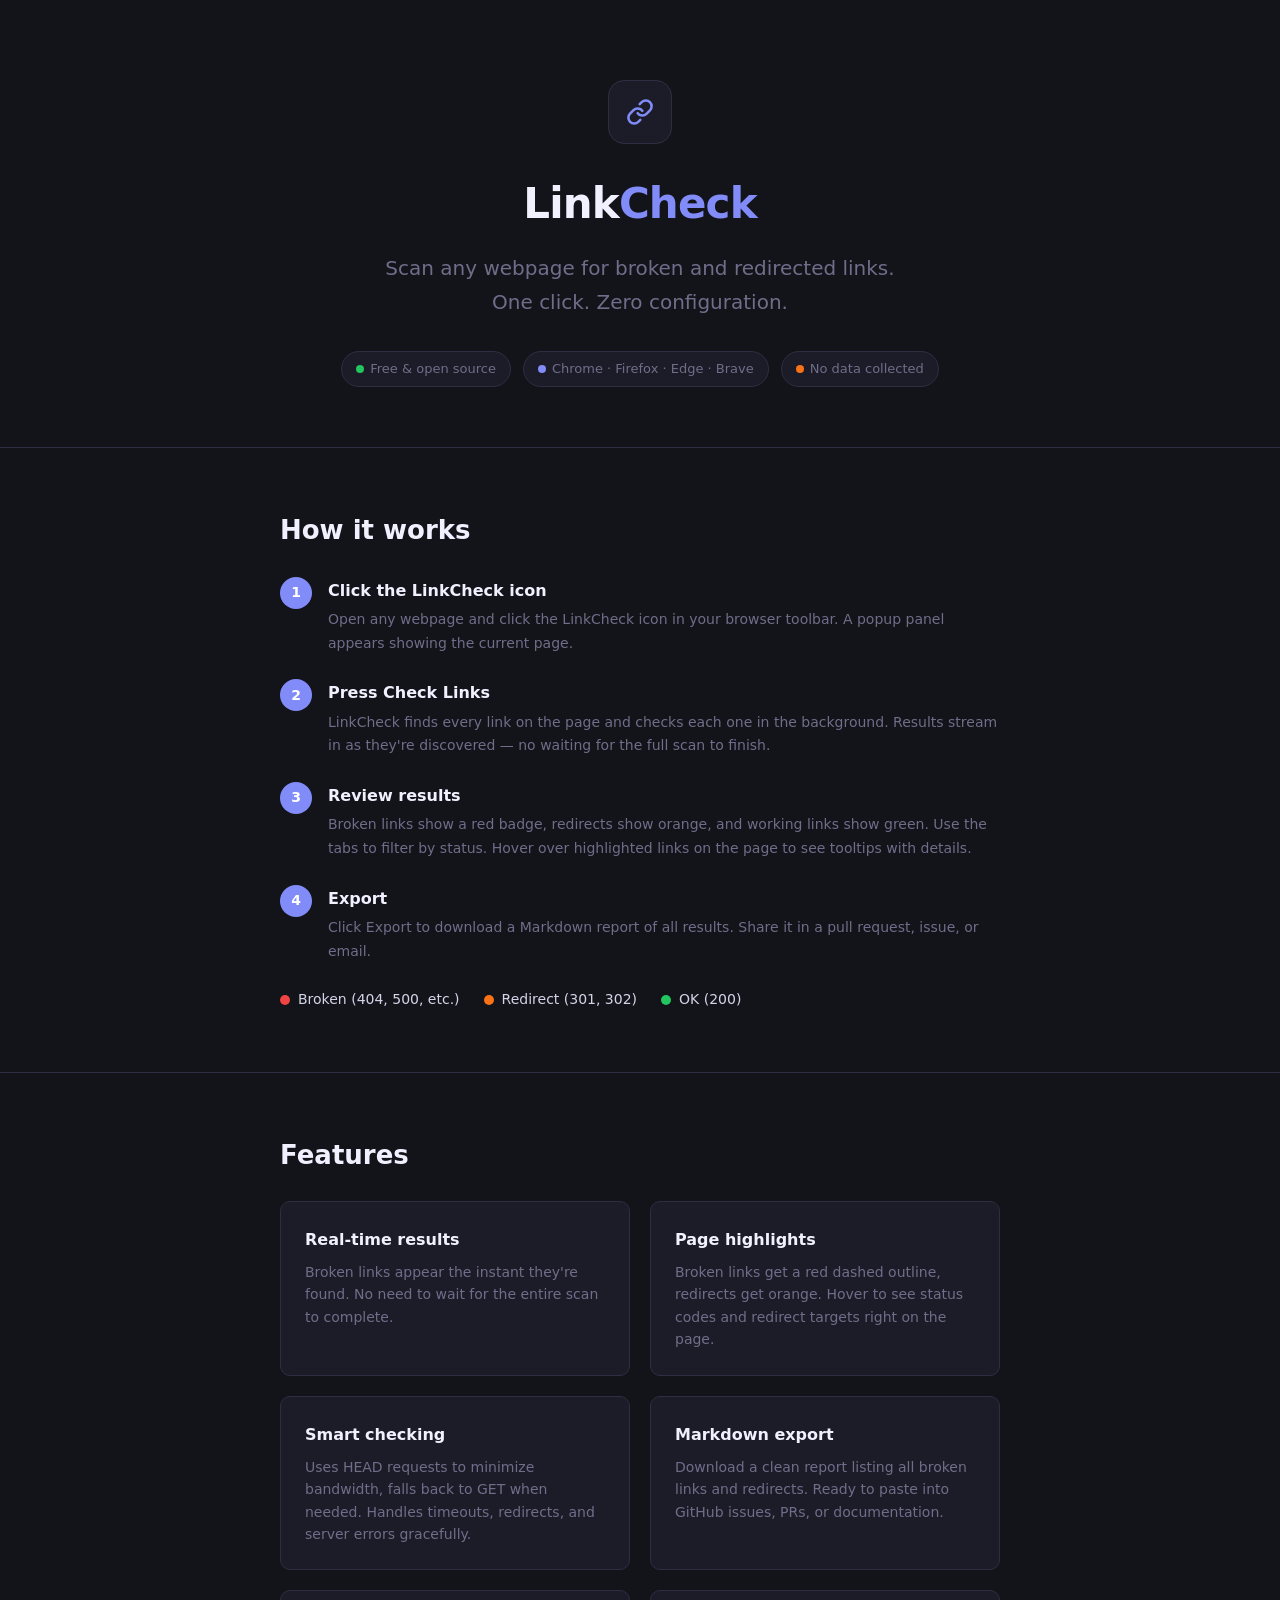
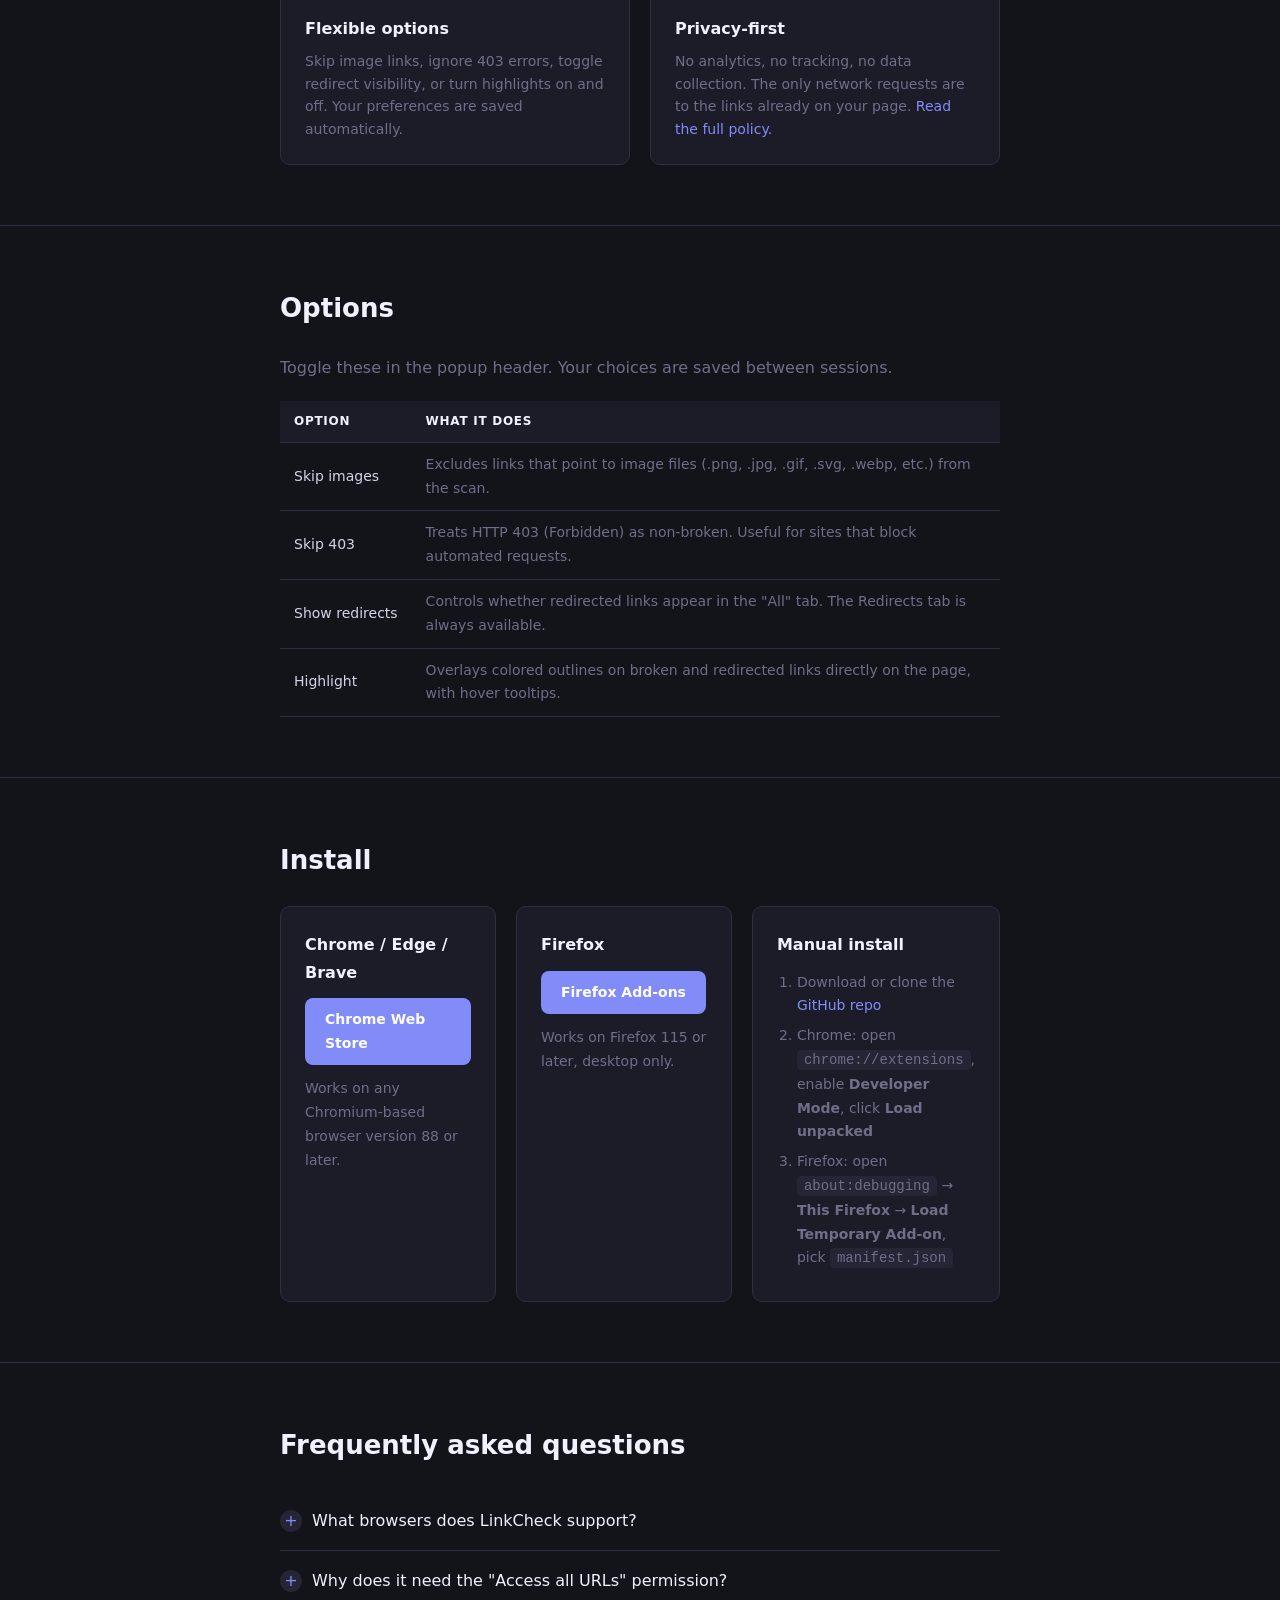
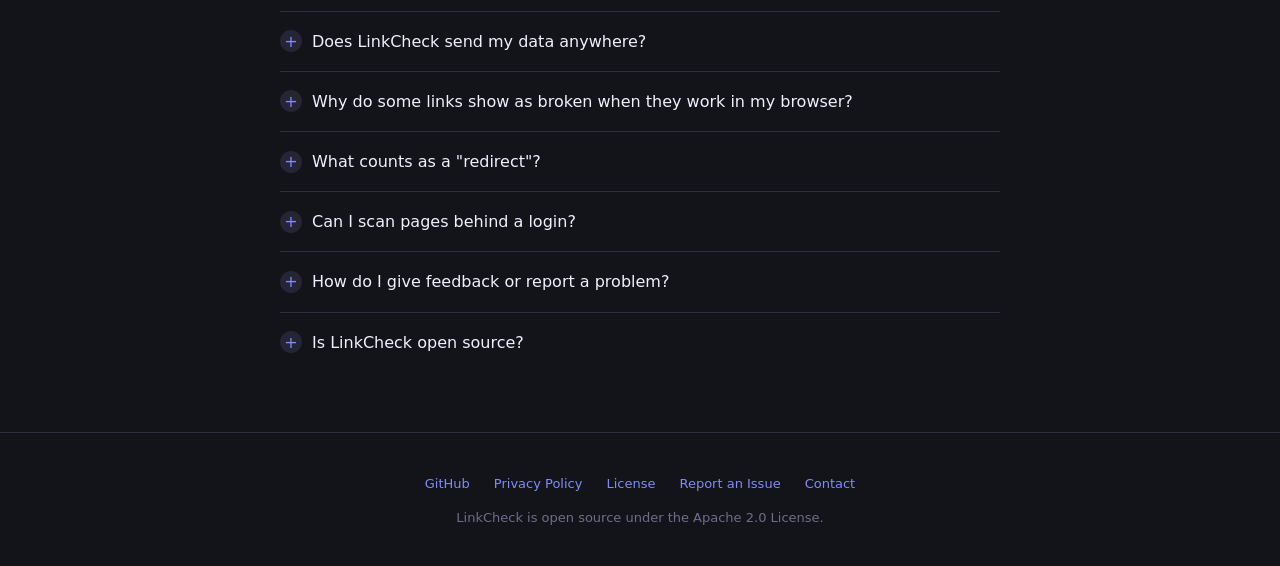
<file: index.html>
<!DOCTYPE html>
<html lang="en">
<head>
  <meta charset="UTF-8">
  <meta name="viewport" content="width=device-width, initial-scale=1">
  <title>LinkCheck — Broken Link Scanner for Chrome &amp; Firefox</title>
  <meta name="description" content="A free, open source browser extension for Chrome and Firefox that scans any webpage for broken and redirected links. One click to audit. Zero configuration.">
  <style>
    :root {
      --bg: #13131a;
      --bg-2: #1c1c28;
      --bg-3: #252535;
      --border: #2e2e42;
      --text: #d4d4e8;
      --text-dim: #6e6e8a;
      --text-bright: #f0f0ff;
      --broken: #ef4444;
      --redirect: #f97316;
      --ok: #22c55e;
      --accent: #818cf8;
    }
    *, *::before, *::after { box-sizing: border-box; margin: 0; padding: 0; }
    body {
      background: var(--bg);
      color: var(--text);
      font-family: 'Segoe UI', system-ui, -apple-system, sans-serif;
      font-size: 16px;
      line-height: 1.7;
    }
    a { color: var(--accent); text-decoration: none; }
    a:hover { text-decoration: underline; }
    code {
      background: var(--bg-3);
      padding: 2px 7px;
      border-radius: 4px;
      font-size: 14px;
    }

    /* ─── Hero ─────────────────────────────────────── */
    .hero {
      text-align: center;
      padding: 80px 20px 60px;
      border-bottom: 1px solid var(--border);
    }
    .hero-icon {
      display: inline-flex;
      align-items: center;
      justify-content: center;
      width: 64px;
      height: 64px;
      border-radius: 16px;
      background: var(--bg-2);
      border: 1px solid var(--border);
      margin-bottom: 24px;
      color: var(--accent);
    }
    .hero h1 {
      font-size: 42px;
      color: var(--text-bright);
      margin-bottom: 12px;
      letter-spacing: -0.02em;
    }
    .hero h1 span { color: var(--accent); }
    .hero .tagline {
      font-size: 20px;
      color: var(--text-dim);
      max-width: 520px;
      margin: 0 auto 32px;
    }
    .hero-badges {
      display: flex;
      justify-content: center;
      gap: 12px;
      flex-wrap: wrap;
    }
    .badge {
      display: inline-flex;
      align-items: center;
      gap: 6px;
      padding: 6px 14px;
      border-radius: 20px;
      font-size: 13px;
      font-weight: 500;
      border: 1px solid var(--border);
      background: var(--bg-2);
      color: var(--text-dim);
    }
    .badge-dot {
      width: 8px;
      height: 8px;
      border-radius: 50%;
    }

    /* ─── Section layout ──────────────────────────── */
    .container {
      max-width: 760px;
      margin: 0 auto;
      padding: 0 20px;
    }
    section {
      padding: 60px 0;
      border-bottom: 1px solid var(--border);
    }
    section:last-of-type { border-bottom: none; }
    section h2 {
      font-size: 26px;
      color: var(--text-bright);
      margin-bottom: 24px;
    }

    /* ─── Features grid ───────────────────────────── */
    .features {
      display: grid;
      grid-template-columns: 1fr 1fr;
      gap: 20px;
    }
    @media (max-width: 600px) {
      .features { grid-template-columns: 1fr; }
    }
    .feature-card {
      background: var(--bg-2);
      border: 1px solid var(--border);
      border-radius: 10px;
      padding: 24px;
    }
    .feature-card h3 {
      font-size: 16px;
      color: var(--text-bright);
      margin-bottom: 8px;
    }
    .feature-card p {
      font-size: 14px;
      color: var(--text-dim);
      line-height: 1.6;
    }

    /* ─── Steps ───────────────────────────────────── */
    .steps {
      counter-reset: step;
      list-style: none;
      padding: 0;
    }
    .steps li {
      counter-increment: step;
      display: flex;
      align-items: flex-start;
      gap: 16px;
      margin-bottom: 24px;
    }
    .steps li::before {
      content: counter(step);
      flex-shrink: 0;
      width: 32px;
      height: 32px;
      border-radius: 50%;
      background: var(--accent);
      color: #fff;
      font-weight: 700;
      font-size: 14px;
      display: flex;
      align-items: center;
      justify-content: center;
    }
    .step-content h3 {
      font-size: 16px;
      color: var(--text-bright);
      margin-bottom: 4px;
    }
    .step-content p {
      font-size: 14px;
      color: var(--text-dim);
    }

    /* ─── Options table ───────────────────────────── */
    .options-table {
      width: 100%;
      border-collapse: collapse;
      font-size: 14px;
    }
    .options-table th {
      text-align: left;
      padding: 10px 14px;
      background: var(--bg-2);
      color: var(--text-bright);
      font-size: 12px;
      text-transform: uppercase;
      letter-spacing: 0.06em;
      border-bottom: 1px solid var(--border);
    }
    .options-table td {
      padding: 10px 14px;
      border-bottom: 1px solid var(--border);
      color: var(--text-dim);
    }
    .options-table td:first-child {
      color: var(--text);
      font-weight: 500;
      white-space: nowrap;
    }

    /* ─── Status legend ───────────────────────────── */
    .status-legend {
      display: flex;
      gap: 24px;
      flex-wrap: wrap;
      margin-top: 16px;
    }
    .status-item {
      display: flex;
      align-items: center;
      gap: 8px;
      font-size: 14px;
    }
    .status-dot {
      width: 10px;
      height: 10px;
      border-radius: 50%;
    }

    /* ─── Install ─────────────────────────────────── */
    .install-options {
      display: grid;
      grid-template-columns: 1fr 1fr 1fr;
      gap: 20px;
    }
    @media (max-width: 720px) {
      .install-options { grid-template-columns: 1fr; }
    }
    .install-card {
      background: var(--bg-2);
      border: 1px solid var(--border);
      border-radius: 10px;
      padding: 24px;
    }
    .install-card h3 {
      font-size: 16px;
      color: var(--text-bright);
      margin-bottom: 12px;
    }
    .install-card p, .install-card ol {
      font-size: 14px;
      color: var(--text-dim);
      line-height: 1.7;
    }
    .install-card ol {
      padding-left: 20px;
    }
    .install-card li {
      margin-bottom: 6px;
    }
    .btn-store {
      display: inline-flex;
      align-items: center;
      gap: 8px;
      padding: 10px 20px;
      background: var(--accent);
      color: #fff;
      font-weight: 600;
      font-size: 14px;
      border-radius: 8px;
      text-decoration: none;
      transition: background 0.15s ease, transform 0.15s ease;
    }
    .btn-store:hover {
      background: var(--accent-hover, #6d78e8);
      transform: translateY(-1px);
    }

    /* ─── FAQ ─────────────────────────────────────── */
    details {
      border-bottom: 1px solid var(--border);
      padding: 16px 0;
    }
    details:last-child { border-bottom: none; }
    summary {
      cursor: pointer;
      font-size: 16px;
      font-weight: 500;
      color: var(--text-bright);
      list-style: none;
      display: flex;
      align-items: center;
      gap: 10px;
    }
    summary::before {
      content: '+';
      flex-shrink: 0;
      width: 22px;
      height: 22px;
      border-radius: 50%;
      background: var(--bg-3);
      color: var(--accent);
      font-size: 16px;
      display: flex;
      align-items: center;
      justify-content: center;
      transition: transform 0.2s;
    }
    details[open] summary::before {
      content: '\2212';
    }
    details p {
      margin-top: 12px;
      padding-left: 32px;
      font-size: 14px;
      color: var(--text-dim);
      line-height: 1.7;
    }

    /* ─── Footer ──────────────────────────────────── */
    footer {
      padding: 40px 20px;
      text-align: center;
      font-size: 13px;
      color: var(--text-dim);
      border-top: 1px solid var(--border);
    }
    footer a { color: var(--accent); }
    .footer-links {
      display: flex;
      justify-content: center;
      gap: 24px;
      margin-bottom: 12px;
      flex-wrap: wrap;
    }
  </style>
</head>
<body>

  <!-- Hero -->
  <div class="hero">
    <div class="hero-icon">
      <svg width="28" height="28" viewBox="0 0 24 24" fill="none" stroke="currentColor" stroke-width="2.2" stroke-linecap="round" stroke-linejoin="round">
        <path d="M10 13a5 5 0 0 0 7.54.54l3-3a5 5 0 0 0-7.07-7.07l-1.72 1.71"/>
        <path d="M14 11a5 5 0 0 0-7.54-.54l-3 3a5 5 0 0 0 7.07 7.07l1.71-1.71"/>
      </svg>
    </div>
    <h1>Link<span>Check</span></h1>
    <p class="tagline">Scan any webpage for broken and redirected links. One click. Zero configuration.</p>
    <div class="hero-badges">
      <span class="badge"><span class="badge-dot" style="background:var(--ok)"></span> Free &amp; open source</span>
      <span class="badge"><span class="badge-dot" style="background:var(--accent)"></span> Chrome · Firefox · Edge · Brave</span>
      <span class="badge"><span class="badge-dot" style="background:var(--redirect)"></span> No data collected</span>
    </div>
  </div>

  <!-- How it works -->
  <section>
    <div class="container">
      <h2>How it works</h2>
      <ol class="steps">
        <li>
          <div class="step-content">
            <h3>Click the LinkCheck icon</h3>
            <p>Open any webpage and click the LinkCheck icon in your browser toolbar. A popup panel appears showing the current page.</p>
          </div>
        </li>
        <li>
          <div class="step-content">
            <h3>Press Check Links</h3>
            <p>LinkCheck finds every link on the page and checks each one in the background. Results stream in as they're discovered — no waiting for the full scan to finish.</p>
          </div>
        </li>
        <li>
          <div class="step-content">
            <h3>Review results</h3>
            <p>Broken links show a red badge, redirects show orange, and working links show green. Use the tabs to filter by status. Hover over highlighted links on the page to see tooltips with details.</p>
          </div>
        </li>
        <li>
          <div class="step-content">
            <h3>Export</h3>
            <p>Click Export to download a Markdown report of all results. Share it in a pull request, issue, or email.</p>
          </div>
        </li>
      </ol>

      <div class="status-legend">
        <span class="status-item"><span class="status-dot" style="background:var(--broken)"></span> Broken (404, 500, etc.)</span>
        <span class="status-item"><span class="status-dot" style="background:var(--redirect)"></span> Redirect (301, 302)</span>
        <span class="status-item"><span class="status-dot" style="background:var(--ok)"></span> OK (200)</span>
      </div>
    </div>
  </section>

  <!-- Features -->
  <section>
    <div class="container">
      <h2>Features</h2>
      <div class="features">
        <div class="feature-card">
          <h3>Real-time results</h3>
          <p>Broken links appear the instant they're found. No need to wait for the entire scan to complete.</p>
        </div>
        <div class="feature-card">
          <h3>Page highlights</h3>
          <p>Broken links get a red dashed outline, redirects get orange. Hover to see status codes and redirect targets right on the page.</p>
        </div>
        <div class="feature-card">
          <h3>Smart checking</h3>
          <p>Uses HEAD requests to minimize bandwidth, falls back to GET when needed. Handles timeouts, redirects, and server errors gracefully.</p>
        </div>
        <div class="feature-card">
          <h3>Markdown export</h3>
          <p>Download a clean report listing all broken links and redirects. Ready to paste into GitHub issues, PRs, or documentation.</p>
        </div>
        <div class="feature-card">
          <h3>Flexible options</h3>
          <p>Skip image links, ignore 403 errors, toggle redirect visibility, or turn highlights on and off. Your preferences are saved automatically.</p>
        </div>
        <div class="feature-card">
          <h3>Privacy-first</h3>
          <p>No analytics, no tracking, no data collection. The only network requests are to the links already on your page. <a href="privacy.html">Read the full policy.</a></p>
        </div>
      </div>
    </div>
  </section>

  <!-- Options -->
  <section>
    <div class="container">
      <h2>Options</h2>
      <p style="margin-bottom:20px; color:var(--text-dim);">Toggle these in the popup header. Your choices are saved between sessions.</p>
      <table class="options-table">
        <thead>
          <tr><th>Option</th><th>What it does</th></tr>
        </thead>
        <tbody>
          <tr><td>Skip images</td><td>Excludes links that point to image files (.png, .jpg, .gif, .svg, .webp, etc.) from the scan.</td></tr>
          <tr><td>Skip 403</td><td>Treats HTTP 403 (Forbidden) as non-broken. Useful for sites that block automated requests.</td></tr>
          <tr><td>Show redirects</td><td>Controls whether redirected links appear in the "All" tab. The Redirects tab is always available.</td></tr>
          <tr><td>Highlight</td><td>Overlays colored outlines on broken and redirected links directly on the page, with hover tooltips.</td></tr>
        </tbody>
      </table>
    </div>
  </section>

  <!-- Install -->
  <section>
    <div class="container">
      <h2>Install</h2>
      <div class="install-options">
        <div class="install-card">
          <h3>Chrome / Edge / Brave</h3>
          <p><a class="btn-store" href="https://chromewebstore.google.com/detail/linkcheck/mcedpgkgnkcnaamkggligoahjackaghd">Chrome Web Store</a></p>
          <p style="margin-top:12px;">Works on any Chromium-based browser version 88 or later.</p>
        </div>
        <div class="install-card">
          <h3>Firefox</h3>
          <p><a class="btn-store" href="https://addons.mozilla.org/firefox/addon/linkcheck/">Firefox Add-ons</a></p>
          <p style="margin-top:12px;">Works on Firefox 115 or later, desktop only.</p>
        </div>
        <div class="install-card">
          <h3>Manual install</h3>
          <ol>
            <li>Download or clone the <a href="https://github.com/gameshoutout/linkcheck">GitHub repo</a></li>
            <li>Chrome: open <code>chrome://extensions</code>, enable <strong>Developer Mode</strong>, click <strong>Load unpacked</strong></li>
            <li>Firefox: open <code>about:debugging</code> → <strong>This Firefox</strong> → <strong>Load Temporary Add-on</strong>, pick <code>manifest.json</code></li>
          </ol>
        </div>
      </div>
    </div>
  </section>

  <!-- FAQ -->
  <section>
    <div class="container">
      <h2>Frequently asked questions</h2>

      <details>
        <summary>What browsers does LinkCheck support?</summary>
        <p>LinkCheck works on Chrome, Microsoft Edge, Brave, and any Chromium-based browser (version 88 or later), and on Firefox 115 or later. Safari is not currently supported.</p>
      </details>

      <details>
        <summary>Why does it need the "Access all URLs" permission?</summary>
        <p>LinkCheck sends requests to every link found on the page you're scanning. Without broad host permission, it could only check links on a handful of pre-approved domains — which would make it useless for most pages. The permission is used solely for link checking, never for reading or modifying page content on other sites.</p>
      </details>

      <details>
        <summary>Does LinkCheck send my data anywhere?</summary>
        <p>No. The only outbound requests are HTTP checks to the URLs already visible on the page. No analytics, telemetry, or tracking of any kind. See the <a href="privacy.html">privacy policy</a> for details.</p>
      </details>

      <details>
        <summary>Why do some links show as broken when they work in my browser?</summary>
        <p>Some servers block automated requests (returning 403 Forbidden) or behave differently for HEAD requests. Try enabling the "Skip 403" option. Links behind login walls or CAPTCHAs will also appear broken since LinkCheck can't authenticate.</p>
      </details>

      <details>
        <summary>What counts as a "redirect"?</summary>
        <p>A link is flagged as a redirect when the final URL after following all redirects is different from the original link (ignoring trailing slashes). For example, if <code>http://example.com</code> redirects to <code>https://www.example.com</code>, that's a redirect. Updating these links improves page load speed and SEO.</p>
      </details>

      <details>
        <summary>Can I scan pages behind a login?</summary>
        <p>Yes — if you're already logged in and can see the page, LinkCheck can scan it. It runs directly in your browser using your existing session. However, links that <em>themselves</em> require authentication will likely show as broken.</p>
      </details>

      <details>
        <summary>How do I give feedback or report a problem?</summary>
        <p>Just send an email to <a href="mailto:support@gameshoutout.com?subject=LinkCheck%20%E2%80%94%20Feedback">support@gameshoutout.com</a> — we'd love to hear from you. You can also leave a review on the Chrome Web Store or Firefox Add-ons.</p>
      </details>

      <details>
        <summary>Is LinkCheck open source?</summary>
        <p>Yes. LinkCheck is released under the <a href="https://github.com/gameshoutout/linkcheck/blob/main/LICENSE">Apache 2.0 License</a>. Contributions are welcome on <a href="https://github.com/gameshoutout/linkcheck">GitHub</a>.</p>
      </details>
    </div>
  </section>

  <!-- Footer -->
  <footer>
    <div class="footer-links">
      <a href="https://github.com/gameshoutout/linkcheck">GitHub</a>
      <a href="privacy.html">Privacy Policy</a>
      <a href="https://github.com/gameshoutout/linkcheck/blob/main/LICENSE">License</a>
      <a href="https://github.com/gameshoutout/linkcheck/issues">Report an Issue</a>
      <a href="mailto:support@gameshoutout.com?subject=LinkCheck%20%E2%80%94%20Feedback">Contact</a>
    </div>
    <p>LinkCheck is open source under the Apache 2.0 License.</p>
  </footer>

</body>
</html>
</file>
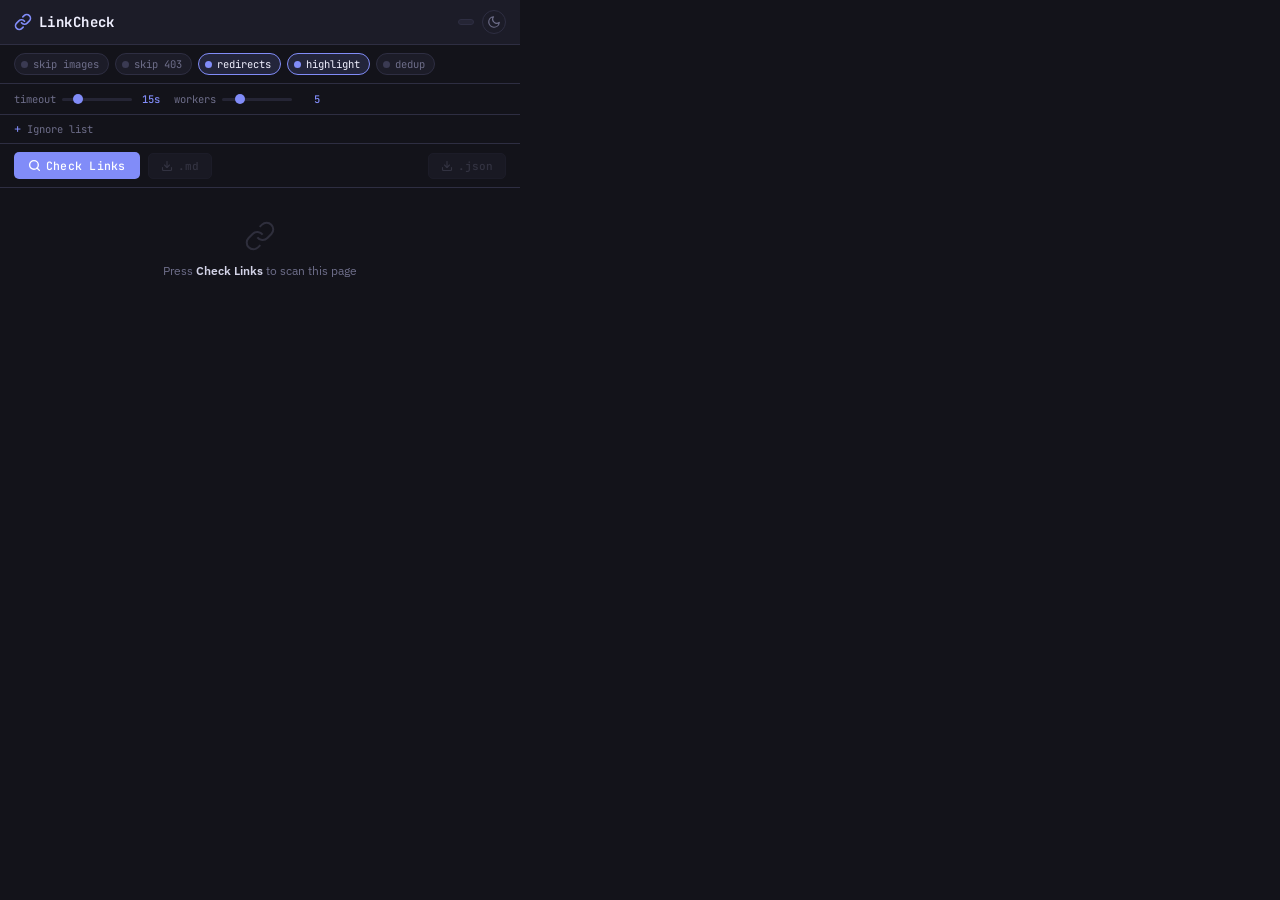
<file: popup.html>
<!DOCTYPE html>
<html lang="en">
<head>
  <meta charset="UTF-8">
  <meta name="viewport" content="width=device-width, initial-scale=1">
  <title>LinkCheck</title>
  <link rel="stylesheet" href="popup.css">
</head>
<body>
  <div id="app">

    <!-- Header -->
    <header>
      <div class="logo">
        <svg width="18" height="18" viewBox="0 0 24 24" fill="none" stroke="currentColor" stroke-width="2.2" stroke-linecap="round" stroke-linejoin="round">
          <path d="M10 13a5 5 0 0 0 7.54.54l3-3a5 5 0 0 0-7.07-7.07l-1.72 1.71"/>
          <path d="M14 11a5 5 0 0 0-7.54-.54l-3 3a5 5 0 0 0 7.07 7.07l1.71-1.71"/>
        </svg>
        <span class="title">LinkCheck</span>
      </div>
      <div class="header-right">
        <span id="page-host" class="page-host" title=""></span>
        <button id="btn-theme" class="btn-theme" title="Toggle light/dark theme">
          <svg id="icon-moon" width="14" height="14" viewBox="0 0 24 24" fill="none" stroke="currentColor" stroke-width="2" stroke-linecap="round" stroke-linejoin="round">
            <path d="M21 12.79A9 9 0 1 1 11.21 3 7 7 0 0 0 21 12.79z"/>
          </svg>
          <svg id="icon-sun" class="hidden" width="14" height="14" viewBox="0 0 24 24" fill="none" stroke="currentColor" stroke-width="2" stroke-linecap="round" stroke-linejoin="round">
            <circle cx="12" cy="12" r="5"/><line x1="12" y1="1" x2="12" y2="3"/><line x1="12" y1="21" x2="12" y2="23"/><line x1="4.22" y1="4.22" x2="5.64" y2="5.64"/><line x1="18.36" y1="18.36" x2="19.78" y2="19.78"/><line x1="1" y1="12" x2="3" y2="12"/><line x1="21" y1="12" x2="23" y2="12"/><line x1="4.22" y1="19.78" x2="5.64" y2="18.36"/><line x1="18.36" y1="5.64" x2="19.78" y2="4.22"/>
          </svg>
        </button>
      </div>
    </header>

    <!-- Options row -->
    <div class="options-row">
      <label class="chip" title="Skip checking image file links">
        <input type="checkbox" id="opt-skip-images">
        <span class="chip-dot"></span>
        skip images
      </label>
      <label class="chip" title="Don't flag 403 Forbidden as broken">
        <input type="checkbox" id="opt-skip-403">
        <span class="chip-dot"></span>
        skip 403
      </label>
      <label class="chip" title="Show redirected links in results">
        <input type="checkbox" id="opt-show-redirects" checked>
        <span class="chip-dot"></span>
        redirects
      </label>
      <label class="chip" title="Highlight broken links on the page">
        <input type="checkbox" id="opt-highlight" checked>
        <span class="chip-dot"></span>
        highlight
      </label>
      <label class="chip" title="Check each unique URL only once">
        <input type="checkbox" id="opt-dedup">
        <span class="chip-dot"></span>
        dedup
      </label>
    </div>

    <!-- Advanced options row -->
    <div class="options-row options-advanced">
      <label class="range-label" title="Request timeout per link">
        timeout <input type="range" id="range-timeout" min="5" max="60" value="15" class="range-input"> <span id="timeout-val">15s</span>
      </label>
      <label class="range-label" title="Parallel link checks">
        workers <input type="range" id="range-concurrency" min="1" max="20" value="5" class="range-input"> <span id="concurrency-val">5</span>
      </label>
    </div>

    <!-- Ignore list (collapsible) -->
    <details class="ignore-section">
      <summary class="ignore-toggle">Ignore list</summary>
      <textarea id="ignore-patterns" class="ignore-textarea" rows="3" placeholder="One pattern per line, e.g.&#10;localhost&#10;example.com/old&#10;cdn.jsdelivr.net"></textarea>
    </details>

    <!-- Action bar -->
    <div class="action-bar">
      <button id="btn-start" class="btn-start">
        <svg class="btn-icon" width="13" height="13" viewBox="0 0 24 24" fill="none" stroke="currentColor" stroke-width="2.5" stroke-linecap="round" stroke-linejoin="round">
          <circle cx="11" cy="11" r="8"/><path d="m21 21-4.35-4.35"/>
        </svg>
        <span id="btn-start-label">Check Links</span>
      </button>
      <button id="btn-stop" class="btn-stop hidden">
        <svg width="12" height="12" viewBox="0 0 24 24" fill="currentColor">
          <rect x="6" y="6" width="12" height="12" rx="1"/>
        </svg>
        Stop
      </button>
      <button id="btn-copy-broken" class="btn-copy-broken hidden" title="Copy all broken URLs to clipboard">
        <svg width="12" height="12" viewBox="0 0 24 24" fill="none" stroke="currentColor" stroke-width="2.2" stroke-linecap="round" stroke-linejoin="round">
          <rect x="9" y="9" width="13" height="13" rx="2"/>
          <path d="M5 15H4a2 2 0 0 1-2-2V4a2 2 0 0 1 2-2h9a2 2 0 0 1 2 2v1"/>
        </svg>
        <span class="btn-copy-label">Copy Broken</span>
      </button>
      <button id="btn-export" class="btn-export" disabled title="Export results as Markdown">
        <svg width="12" height="12" viewBox="0 0 24 24" fill="none" stroke="currentColor" stroke-width="2.2" stroke-linecap="round" stroke-linejoin="round">
          <path d="M21 15v4a2 2 0 0 1-2 2H5a2 2 0 0 1-2-2v-4"/>
          <polyline points="7,10 12,15 17,10"/>
          <line x1="12" y1="15" x2="12" y2="3"/>
        </svg>
        .md
      </button>
      <button id="btn-export-json" class="btn-export" disabled title="Export results as JSON">
        <svg width="12" height="12" viewBox="0 0 24 24" fill="none" stroke="currentColor" stroke-width="2.2" stroke-linecap="round" stroke-linejoin="round">
          <path d="M21 15v4a2 2 0 0 1-2 2H5a2 2 0 0 1-2-2v-4"/>
          <polyline points="7,10 12,15 17,10"/>
          <line x1="12" y1="15" x2="12" y2="3"/>
        </svg>
        .json
      </button>
    </div>

    <!-- Progress -->
    <div id="section-progress" class="section-progress hidden">
      <div class="progress-meta">
        <span id="progress-label" class="progress-label">Scanning…</span>
        <span id="progress-count" class="progress-count"></span>
      </div>
      <div class="progress-track">
        <div id="progress-bar" class="progress-bar" style="width: 0%"></div>
      </div>
    </div>

    <!-- Stats strip -->
    <div id="section-stats" class="stats-strip hidden">
      <div class="stat-cell">
        <span id="stat-total" class="stat-num">0</span>
        <span class="stat-lbl">total</span>
      </div>
      <div class="stat-divider"></div>
      <div class="stat-cell accent-broken">
        <span id="stat-broken" class="stat-num">0</span>
        <span class="stat-lbl">broken</span>
      </div>
      <div class="stat-divider"></div>
      <div class="stat-cell accent-redirect">
        <span id="stat-redirects" class="stat-num">0</span>
        <span class="stat-lbl">redirects</span>
      </div>
      <div class="stat-divider"></div>
      <div class="stat-cell accent-ok">
        <span id="stat-ok" class="stat-num">0</span>
        <span class="stat-lbl">ok</span>
      </div>
      <div class="stat-divider hidden"></div>
      <div class="stat-cell accent-skipped hidden">
        <span id="stat-skipped" class="stat-num">0</span>
        <span class="stat-lbl">skipped</span>
      </div>
    </div>

    <!-- Tab bar -->
    <div id="section-tabs" class="tab-bar hidden">
      <button class="tab active" data-tab="all">All</button>
      <button class="tab" data-tab="broken">Broken</button>
      <button class="tab" data-tab="redirects">Redirects</button>
      <button class="tab" data-tab="ok">OK</button>
    </div>

    <!-- Search / sort bar -->
    <div id="section-search" class="search-bar hidden">
      <input type="text" id="search-input" class="search-input" placeholder="Filter by URL or text…">
      <button id="btn-sort" class="btn-sort" title="Sort results">
        <svg width="11" height="11" viewBox="0 0 24 24" fill="none" stroke="currentColor" stroke-width="2.2" stroke-linecap="round" stroke-linejoin="round">
          <path d="M3 6h18M3 12h12M3 18h6"/>
        </svg>
        <span id="sort-label">Default</span>
      </button>
    </div>

    <!-- Results list -->
    <div id="results" class="results-list">
      <div class="empty-state" id="empty-state">
        <svg width="32" height="32" viewBox="0 0 24 24" fill="none" stroke="currentColor" stroke-width="1.5" opacity=".3">
          <path d="M10 13a5 5 0 0 0 7.54.54l3-3a5 5 0 0 0-7.07-7.07l-1.72 1.71"/>
          <path d="M14 11a5 5 0 0 0-7.54-.54l-3 3a5 5 0 0 0 7.07 7.07l1.71-1.71"/>
        </svg>
        <p>Press <strong>Check Links</strong> to scan this page</p>
      </div>
    </div>

    <!-- Footer -->
    <div id="footer" class="footer hidden">
      <span id="version" class="version-label"></span>
      <button id="btn-clear" class="btn-clear" title="Clear results">Clear</button>
    </div>

  </div>
  <script src="popup.js"></script>
</body>
</html>
</file>
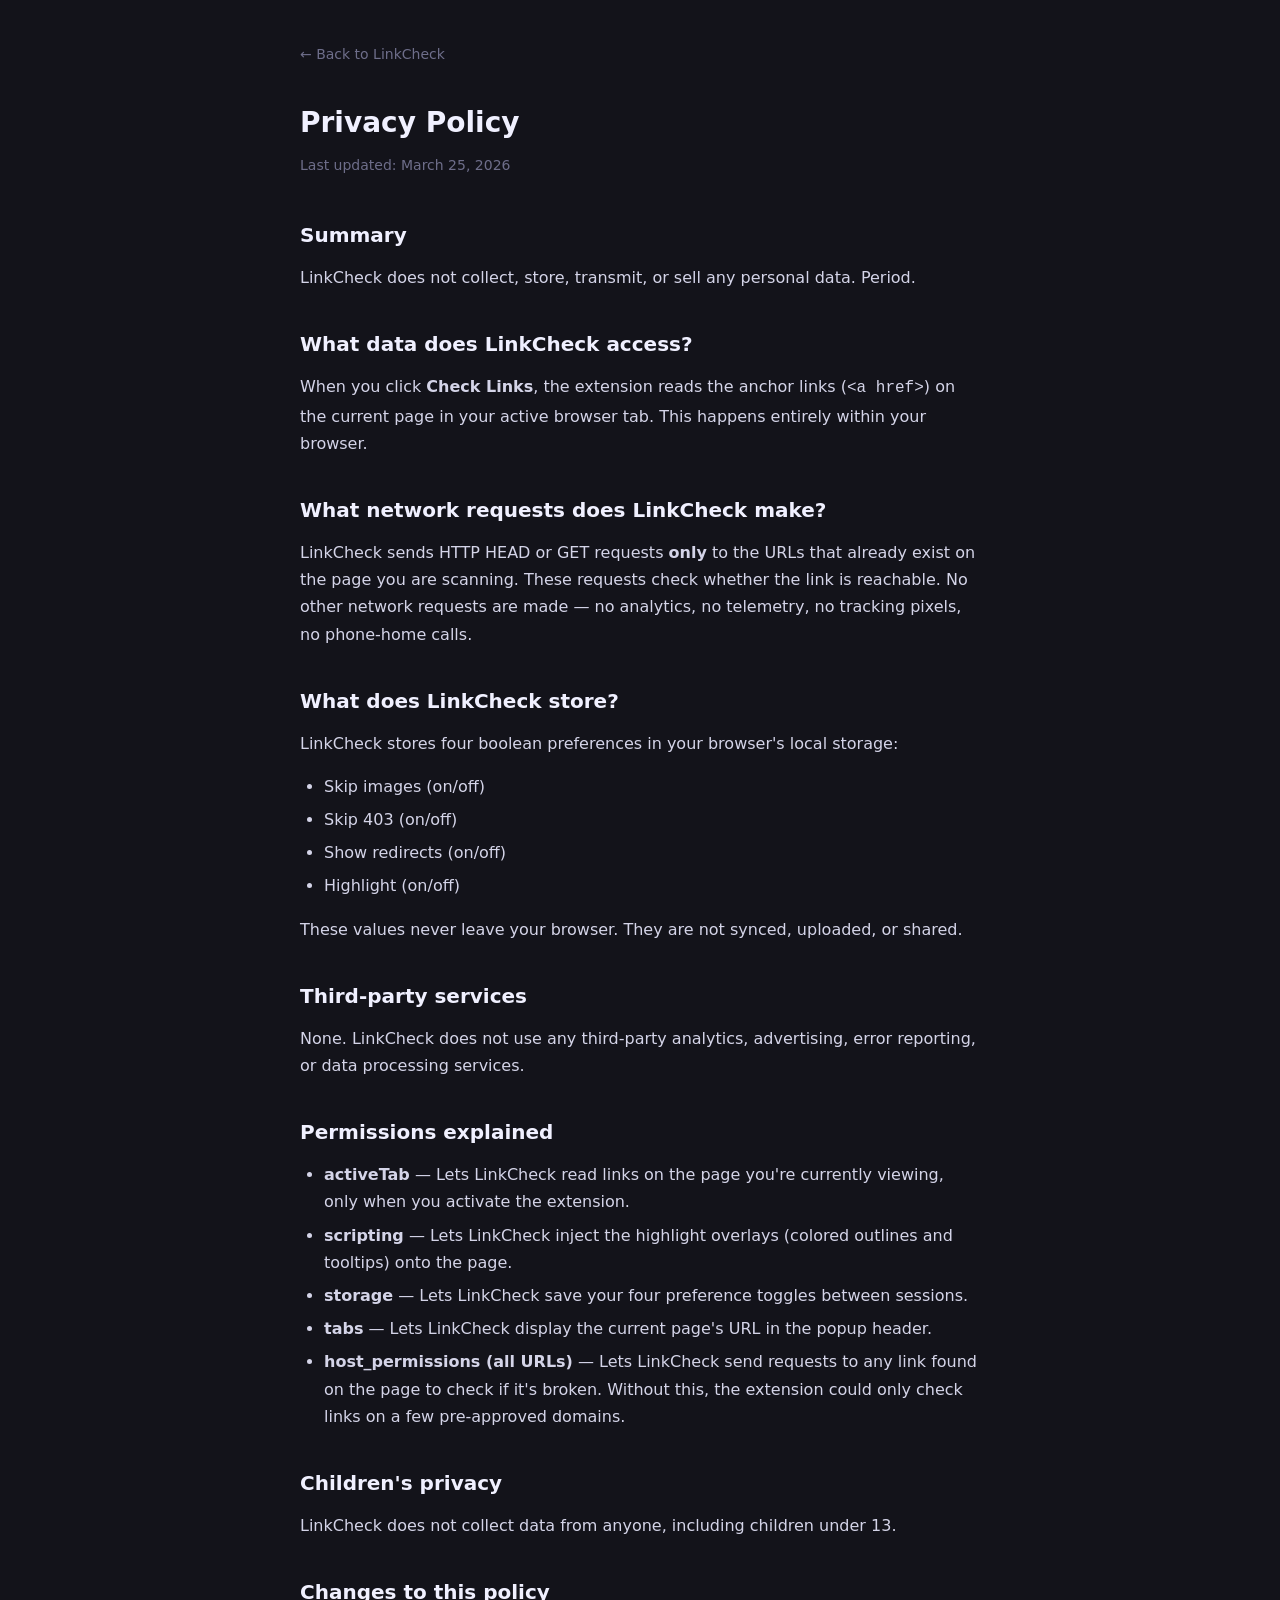
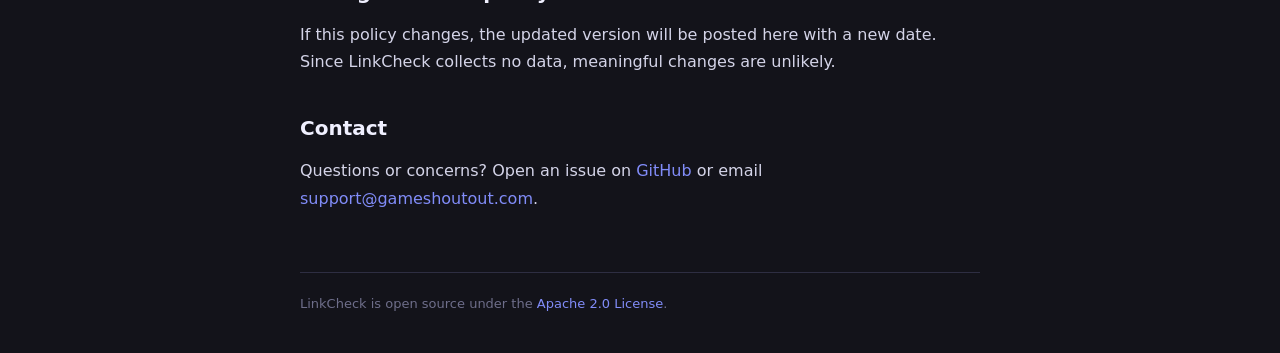
<file: privacy.html>
<!DOCTYPE html>
<html lang="en">
<head>
  <meta charset="UTF-8">
  <meta name="viewport" content="width=device-width, initial-scale=1">
  <title>Privacy Policy — LinkCheck</title>
  <style>
    :root {
      --bg: #13131a;
      --bg-2: #1c1c28;
      --border: #2e2e42;
      --text: #d4d4e8;
      --text-dim: #6e6e8a;
      --text-bright: #f0f0ff;
      --accent: #818cf8;
    }
    *, *::before, *::after { box-sizing: border-box; margin: 0; padding: 0; }
    body {
      background: var(--bg);
      color: var(--text);
      font-family: 'Segoe UI', system-ui, -apple-system, sans-serif;
      font-size: 16px;
      line-height: 1.7;
      padding: 40px 20px;
    }
    .container {
      max-width: 680px;
      margin: 0 auto;
    }
    a { color: var(--accent); text-decoration: none; }
    a:hover { text-decoration: underline; }
    h1 {
      font-size: 28px;
      color: var(--text-bright);
      margin-bottom: 8px;
    }
    .subtitle {
      color: var(--text-dim);
      font-size: 14px;
      margin-bottom: 40px;
    }
    h2 {
      font-size: 20px;
      color: var(--text-bright);
      margin-top: 36px;
      margin-bottom: 12px;
    }
    p, ul { margin-bottom: 16px; }
    ul { padding-left: 24px; }
    li { margin-bottom: 6px; }
    .back {
      display: inline-block;
      margin-bottom: 32px;
      font-size: 14px;
      color: var(--text-dim);
    }
    .back:hover { color: var(--accent); }
    footer {
      margin-top: 60px;
      padding-top: 20px;
      border-top: 1px solid var(--border);
      font-size: 13px;
      color: var(--text-dim);
    }
  </style>
</head>
<body>
  <div class="container">
    <a href="index.html" class="back">&larr; Back to LinkCheck</a>

    <h1>Privacy Policy</h1>
    <p class="subtitle">Last updated: March 25, 2026</p>

    <h2>Summary</h2>
    <p>LinkCheck does not collect, store, transmit, or sell any personal data. Period.</p>

    <h2>What data does LinkCheck access?</h2>
    <p>When you click <strong>Check Links</strong>, the extension reads the anchor links (<code>&lt;a href&gt;</code>) on the current page in your active browser tab. This happens entirely within your browser.</p>

    <h2>What network requests does LinkCheck make?</h2>
    <p>LinkCheck sends HTTP HEAD or GET requests <strong>only</strong> to the URLs that already exist on the page you are scanning. These requests check whether the link is reachable. No other network requests are made — no analytics, no telemetry, no tracking pixels, no phone-home calls.</p>

    <h2>What does LinkCheck store?</h2>
    <p>LinkCheck stores four boolean preferences in your browser's local storage:</p>
    <ul>
      <li>Skip images (on/off)</li>
      <li>Skip 403 (on/off)</li>
      <li>Show redirects (on/off)</li>
      <li>Highlight (on/off)</li>
    </ul>
    <p>These values never leave your browser. They are not synced, uploaded, or shared.</p>

    <h2>Third-party services</h2>
    <p>None. LinkCheck does not use any third-party analytics, advertising, error reporting, or data processing services.</p>

    <h2>Permissions explained</h2>
    <ul>
      <li><strong>activeTab</strong> — Lets LinkCheck read links on the page you're currently viewing, only when you activate the extension.</li>
      <li><strong>scripting</strong> — Lets LinkCheck inject the highlight overlays (colored outlines and tooltips) onto the page.</li>
      <li><strong>storage</strong> — Lets LinkCheck save your four preference toggles between sessions.</li>
      <li><strong>tabs</strong> — Lets LinkCheck display the current page's URL in the popup header.</li>
      <li><strong>host_permissions (all URLs)</strong> — Lets LinkCheck send requests to any link found on the page to check if it's broken. Without this, the extension could only check links on a few pre-approved domains.</li>
    </ul>

    <h2>Children's privacy</h2>
    <p>LinkCheck does not collect data from anyone, including children under 13.</p>

    <h2>Changes to this policy</h2>
    <p>If this policy changes, the updated version will be posted here with a new date. Since LinkCheck collects no data, meaningful changes are unlikely.</p>

    <h2>Contact</h2>
    <p>Questions or concerns? Open an issue on <a href="https://github.com/gameshoutout/linkcheck/issues">GitHub</a> or email <a href="mailto:support@gameshoutout.com?subject=LinkCheck%20%E2%80%94%20Privacy%20Question">support@gameshoutout.com</a>.</p>

    <footer>
      LinkCheck is open source under the <a href="https://github.com/gameshoutout/linkcheck/blob/main/LICENSE">Apache 2.0 License</a>.
    </footer>
  </div>
</body>
</html>
</file>
<file: popup.css>
/* ─── Bundled Fonts ──────────────────────────────────────────── */
@font-face {
  font-family: 'JetBrains Mono';
  font-style: normal;
  font-weight: 400 700;
  font-display: swap;
  src: url('fonts/JetBrainsMono-latin.woff2') format('woff2');
}
@font-face {
  font-family: 'IBM Plex Sans';
  font-style: normal;
  font-weight: 400 600;
  font-display: swap;
  src: url('fonts/IBMPlexSans-latin.woff2') format('woff2');
}

/* ─── Variables ──────────────────────────────────────────────── */
:root {
  --bg:          #13131a;
  --bg-2:        #1c1c28;
  --bg-3:        #252535;
  --border:      #2e2e42;
  --border-2:    #3a3a52;
  --text:        #d4d4e8;
  --text-dim:    #6e6e8a;
  --text-bright: #f0f0ff;

  --broken:      #ef4444;
  --broken-bg:   rgba(239,68,68,.12);
  --redirect:    #f97316;
  --redirect-bg: rgba(249,115,22,.10);
  --ok:          #22c55e;
  --ok-bg:       rgba(34,197,94,.10);
  --neutral:     #6b7280;

  --accent:      #818cf8;
  --accent-dim:  rgba(129,140,248,.15);

  --font-mono: 'JetBrains Mono', 'Fira Code', monospace;
  --font-ui:   'IBM Plex Sans', system-ui, sans-serif;

  --radius: 5px;
  --transition: 120ms ease;
}

/* ─── Light theme ────────────────────────────────────────────── */
:root[data-theme="light"] {
  --bg:          #f8f8fc;
  --bg-2:        #eeeef4;
  --bg-3:        #e2e2ec;
  --border:      #d0d0de;
  --border-2:    #bbbbc8;
  --text:        #2e2e3e;
  --text-dim:    #6e6e82;
  --text-bright: #111118;

  --broken:      #dc2626;
  --broken-bg:   rgba(220,38,38,.10);
  --redirect:    #ea580c;
  --redirect-bg: rgba(234,88,12,.08);
  --ok:          #16a34a;
  --ok-bg:       rgba(22,163,74,.08);
  --neutral:     #6b7280;

  --accent:      #6366f1;
  --accent-dim:  rgba(99,102,241,.10);
}

/* ─── Reset ──────────────────────────────────────────────────── */
*, *::before, *::after { box-sizing: border-box; margin: 0; padding: 0; }

/* ─── Base ───────────────────────────────────────────────────── */
body {
  width: 520px;
  min-height: 180px;
  max-height: 600px;
  display: flex;
  flex-direction: column;
  background: var(--bg);
  color: var(--text);
  font-family: var(--font-ui);
  font-size: 13px;
  overflow: hidden;
}

#app {
  display: flex;
  flex-direction: column;
  height: 100%;
  max-height: 600px;
}

/* ─── Header ─────────────────────────────────────────────────── */
header {
  display: flex;
  align-items: center;
  justify-content: space-between;
  padding: 10px 14px;
  border-bottom: 1px solid var(--border);
  background: var(--bg-2);
  flex-shrink: 0;
}

.logo {
  display: flex;
  align-items: center;
  gap: 7px;
  color: var(--accent);
}

.logo svg { flex-shrink: 0; }

.title {
  font-family: var(--font-mono);
  font-weight: 700;
  font-size: 14px;
  letter-spacing: .03em;
  color: var(--text-bright);
}

.header-right {
  display: flex;
  align-items: center;
  gap: 8px;
}

.page-host {
  font-family: var(--font-mono);
  font-size: 10px;
  color: var(--text-dim);
  max-width: 200px;
  overflow: hidden;
  text-overflow: ellipsis;
  white-space: nowrap;
  background: var(--bg-3);
  padding: 2px 7px;
  border-radius: 20px;
  border: 1px solid var(--border);
}

.btn-theme {
  background: transparent;
  border: 1px solid var(--border);
  color: var(--text-dim);
  padding: 4px;
  border-radius: 50%;
  cursor: pointer;
  display: flex;
  align-items: center;
  justify-content: center;
  transition: color var(--transition), border-color var(--transition);
}
.btn-theme:hover { color: var(--accent); border-color: var(--accent); }

/* ─── Options chips ──────────────────────────────────────────── */
.options-row {
  display: flex;
  align-items: center;
  gap: 6px;
  padding: 8px 14px;
  border-bottom: 1px solid var(--border);
  flex-wrap: wrap;
  flex-shrink: 0;
}

.chip {
  display: inline-flex;
  align-items: center;
  gap: 5px;
  padding: 3px 9px 3px 6px;
  border-radius: 20px;
  border: 1px solid var(--border);
  background: var(--bg-2);
  cursor: pointer;
  font-family: var(--font-mono);
  font-size: 10.5px;
  color: var(--text-dim);
  transition: all var(--transition);
  user-select: none;
}

.chip:hover { border-color: var(--border-2); color: var(--text); }

.chip input[type="checkbox"] { display: none; }

.chip-dot {
  width: 7px;
  height: 7px;
  border-radius: 50%;
  background: var(--border-2);
  flex-shrink: 0;
  transition: background var(--transition);
}

.chip:has(input:checked) {
  border-color: var(--accent);
  background: var(--accent-dim);
  color: var(--text-bright);
}
.chip:has(input:checked) .chip-dot { background: var(--accent); }

/* ─── Advanced options (ranges) ──────────────────────────────── */
.options-advanced {
  gap: 14px;
}

.range-label {
  display: inline-flex;
  align-items: center;
  gap: 6px;
  font-family: var(--font-mono);
  font-size: 10.5px;
  color: var(--text-dim);
  cursor: default;
}

.range-input {
  width: 70px;
  height: 3px;
  -webkit-appearance: none;
  appearance: none;
  background: var(--bg-3);
  border-radius: 2px;
  outline: none;
  cursor: pointer;
}
.range-input::-webkit-slider-thumb {
  -webkit-appearance: none;
  width: 10px;
  height: 10px;
  border-radius: 50%;
  background: var(--accent);
  cursor: pointer;
}

.range-label span {
  min-width: 22px;
  text-align: right;
  color: var(--accent);
  font-weight: 500;
}

/* ─── Ignore list ────────────────────────────────────────────── */
.ignore-section {
  border-bottom: 1px solid var(--border);
  flex-shrink: 0;
}

.ignore-toggle {
  display: flex;
  align-items: center;
  padding: 6px 14px;
  font-family: var(--font-mono);
  font-size: 10.5px;
  color: var(--text-dim);
  cursor: pointer;
  user-select: none;
  list-style: none;
}
.ignore-toggle::before {
  content: '+';
  margin-right: 6px;
  font-size: 12px;
  color: var(--accent);
}
.ignore-section[open] .ignore-toggle::before { content: '\2212'; }
.ignore-toggle:hover { color: var(--text); }

.ignore-textarea {
  display: block;
  width: calc(100% - 28px);
  margin: 0 14px 8px;
  background: var(--bg-3);
  border: 1px solid var(--border);
  border-radius: var(--radius);
  padding: 6px 8px;
  font-family: var(--font-mono);
  font-size: 10px;
  color: var(--text);
  resize: vertical;
  outline: none;
  line-height: 1.5;
}
.ignore-textarea::placeholder { color: var(--text-dim); }
.ignore-textarea:focus { border-color: var(--accent); }

/* ─── Action bar ─────────────────────────────────────────────── */
.action-bar {
  display: flex;
  align-items: center;
  gap: 8px;
  padding: 8px 14px;
  border-bottom: 1px solid var(--border);
  flex-shrink: 0;
}

button {
  display: inline-flex;
  align-items: center;
  gap: 5px;
  border: none;
  cursor: pointer;
  font-family: var(--font-mono);
  font-size: 11px;
  font-weight: 500;
  border-radius: var(--radius);
  transition: all var(--transition);
  padding: 5px 12px;
}

.btn-start {
  background: var(--accent);
  color: #fff;
  padding: 6px 14px;
  font-size: 11.5px;
  letter-spacing: .02em;
}
.btn-start:hover { background: #929cf8; }
.btn-start:disabled { opacity: .4; cursor: not-allowed; }

.btn-stop {
  background: var(--broken-bg);
  color: var(--broken);
  border: 1px solid var(--broken);
}
.btn-stop:hover { background: rgba(239,68,68,.22); }

.btn-export {
  background: var(--bg-3);
  color: var(--text-dim);
  border: 1px solid var(--border);
  margin-left: auto;
}
.btn-copy-broken + .btn-export { margin-left: 0; }
.btn-export:hover:not(:disabled) { color: var(--text); border-color: var(--border-2); }
.btn-export:disabled { opacity: .35; cursor: not-allowed; }

.btn-copy-broken {
  background: var(--broken-bg);
  color: var(--broken);
  border: 1px solid rgba(239,68,68,.3);
  margin-left: auto;
}
.btn-copy-broken:hover { background: rgba(239,68,68,.22); }

.btn-icon { flex-shrink: 0; }

/* ─── Progress ───────────────────────────────────────────────── */
.section-progress {
  padding: 7px 14px;
  border-bottom: 1px solid var(--border);
  flex-shrink: 0;
}

.progress-meta {
  display: flex;
  justify-content: space-between;
  align-items: center;
  margin-bottom: 5px;
}

.progress-label {
  font-family: var(--font-mono);
  font-size: 10.5px;
  color: var(--text-dim);
}

.progress-count {
  font-family: var(--font-mono);
  font-size: 10.5px;
  color: var(--accent);
}

.progress-track {
  height: 3px;
  background: var(--bg-3);
  border-radius: 2px;
  overflow: hidden;
}

.progress-bar {
  height: 100%;
  background: linear-gradient(90deg, var(--accent), #c084fc);
  border-radius: 2px;
  transition: width 200ms ease;
}

.progress-bar.has-broken { background: linear-gradient(90deg, var(--accent), var(--broken)); }

/* ─── Stats strip ────────────────────────────────────────────── */
.stats-strip {
  display: flex;
  align-items: center;
  padding: 6px 14px;
  border-bottom: 1px solid var(--border);
  background: var(--bg-2);
  flex-shrink: 0;
}

.stat-cell {
  display: flex;
  align-items: baseline;
  gap: 5px;
  padding: 0 12px;
  flex: 1;
  justify-content: center;
}
.stat-cell:first-child { padding-left: 0; justify-content: flex-start; }
.stat-cell:last-child { padding-right: 0; justify-content: flex-end; }

.stat-num {
  font-family: var(--font-mono);
  font-size: 18px;
  font-weight: 700;
  color: var(--text-dim);
  line-height: 1;
  transition: color .2s;
}

.stat-lbl {
  font-size: 10px;
  color: var(--text-dim);
  text-transform: uppercase;
  letter-spacing: .06em;
}

.accent-broken .stat-num { color: var(--broken); }
.accent-redirect .stat-num { color: var(--redirect); }
.accent-ok .stat-num { color: var(--ok); }
.accent-skipped .stat-num { color: var(--neutral); }

.stat-divider {
  width: 1px;
  height: 20px;
  background: var(--border);
}

/* ─── Tabs ───────────────────────────────────────────────────── */
.tab-bar {
  display: flex;
  border-bottom: 1px solid var(--border);
  padding: 0 14px;
  background: var(--bg-2);
  flex-shrink: 0;
}

.tab {
  background: transparent;
  color: var(--text-dim);
  border: none;
  border-bottom: 2px solid transparent;
  padding: 7px 12px;
  font-family: var(--font-mono);
  font-size: 10.5px;
  letter-spacing: .04em;
  border-radius: 0;
  cursor: pointer;
  transition: color var(--transition);
  margin-bottom: -1px;
}

.tab:hover { color: var(--text); }
.tab.active { color: var(--accent); border-bottom-color: var(--accent); }

/* ─── Search / sort bar ──────────────────────────────────────── */
.search-bar {
  display: flex;
  align-items: center;
  gap: 6px;
  padding: 6px 14px;
  border-bottom: 1px solid var(--border);
  flex-shrink: 0;
}

.search-input {
  flex: 1;
  background: var(--bg-3);
  border: 1px solid var(--border);
  border-radius: var(--radius);
  padding: 4px 8px;
  font-family: var(--font-mono);
  font-size: 10.5px;
  color: var(--text);
  outline: none;
  transition: border-color var(--transition);
}
.search-input::placeholder { color: var(--text-dim); }
.search-input:focus { border-color: var(--accent); }

.btn-sort {
  background: var(--bg-3);
  color: var(--text-dim);
  border: 1px solid var(--border);
  padding: 4px 8px;
  font-family: var(--font-mono);
  font-size: 10px;
  border-radius: var(--radius);
  cursor: pointer;
  display: flex;
  align-items: center;
  gap: 4px;
  white-space: nowrap;
  transition: all var(--transition);
}
.btn-sort:hover { color: var(--text); border-color: var(--border-2); }

/* ─── Results ────────────────────────────────────────────────── */
.results-list {
  flex: 1;
  overflow-y: auto;
  overflow-x: hidden;
  min-height: 80px;
  max-height: 310px;
  scrollbar-width: thin;
  scrollbar-color: var(--border-2) transparent;
}

.results-list::-webkit-scrollbar { width: 5px; }
.results-list::-webkit-scrollbar-thumb { background: var(--border-2); border-radius: 3px; }

/* Empty state */
.empty-state {
  display: flex;
  flex-direction: column;
  align-items: center;
  justify-content: center;
  gap: 10px;
  padding: 32px 20px;
  color: var(--text-dim);
  font-size: 12px;
  text-align: center;
}

.empty-state p { line-height: 1.5; }
.empty-state strong { color: var(--text); }

/* Result row */
.result-row {
  display: flex;
  align-items: flex-start;
  gap: 9px;
  padding: 8px 14px;
  border-bottom: 1px solid var(--border);
  transition: background var(--transition);
  cursor: default;
}

.result-row:hover { background: var(--bg-2); }
.result-row:last-child { border-bottom: none; }

.result-row.hidden { display: none; }

/* Status badge */
.badge {
  flex-shrink: 0;
  font-family: var(--font-mono);
  font-size: 10px;
  font-weight: 700;
  padding: 2px 6px;
  border-radius: 3px;
  margin-top: 1px;
  letter-spacing: .03em;
  min-width: 36px;
  text-align: center;
}

.badge-broken  { background: var(--broken-bg);   color: var(--broken);   border: 1px solid rgba(239,68,68,.3); }
.badge-redirect{ background: var(--redirect-bg);  color: var(--redirect); border: 1px solid rgba(249,115,22,.3); }
.badge-ok      { background: var(--ok-bg);        color: var(--ok);       border: 1px solid rgba(34,197,94,.25); }
.badge-error   { background: rgba(107,114,128,.15); color: var(--neutral); border: 1px solid rgba(107,114,128,.3); }

/* Result content */
.result-content { flex: 1; min-width: 0; }

.result-text {
  font-size: 12px;
  color: var(--text);
  white-space: nowrap;
  overflow: hidden;
  text-overflow: ellipsis;
  line-height: 1.4;
  margin-bottom: 2px;
}

.result-url {
  font-family: var(--font-mono);
  font-size: 10px;
  color: var(--text-dim);
  white-space: nowrap;
  overflow: hidden;
  text-overflow: ellipsis;
  line-height: 1.3;
}

.result-url a {
  color: inherit;
  text-decoration: none;
}
.result-url a:hover { color: var(--accent); text-decoration: underline; }

.result-time {
  margin-left: 6px;
  font-size: 9px;
  color: var(--text-dim);
  opacity: .6;
}
.result-time-slow { color: var(--redirect); opacity: 1; }

.result-redirect {
  font-family: var(--font-mono);
  font-size: 10px;
  color: var(--redirect);
  white-space: nowrap;
  overflow: hidden;
  text-overflow: ellipsis;
  margin-top: 2px;
  display: flex;
  align-items: center;
  gap: 4px;
}

.result-error {
  font-family: var(--font-mono);
  font-size: 10px;
  color: var(--neutral);
  margin-top: 2px;
}

/* ─── Copy button on result rows ─────────────────────────────── */
.result-url-row {
  display: flex;
  align-items: center;
  gap: 6px;
}
.result-url-row .result-url { flex: 1; min-width: 0; }

.btn-copy {
  flex-shrink: 0;
  background: transparent;
  border: none;
  color: var(--text-dim);
  padding: 2px 4px;
  border-radius: 3px;
  cursor: pointer;
  opacity: 0;
  transition: opacity var(--transition), color var(--transition);
}
.result-row:hover .btn-copy { opacity: 1; }
.btn-copy:hover { color: var(--accent); }

/* ─── Footer ─────────────────────────────────────────────────── */
.footer {
  display: flex;
  align-items: center;
  justify-content: space-between;
  padding: 5px 14px;
  border-top: 1px solid var(--border);
  flex-shrink: 0;
}

.version-label {
  font-family: var(--font-mono);
  font-size: 9px;
  color: var(--text-dim);
  opacity: .6;
}

.btn-clear {
  background: transparent;
  border: none;
  color: var(--text-dim);
  font-family: var(--font-mono);
  font-size: 10px;
  cursor: pointer;
  padding: 2px 6px;
  border-radius: 3px;
  transition: color var(--transition);
}
.btn-clear:hover { color: var(--broken); }

/* ─── Utility ────────────────────────────────────────────────── */
.hidden { display: none !important; }

/* ─── Scanning animation on button ──────────────────────────── */
@keyframes pulse {
  0%, 100% { opacity: 1; }
  50% { opacity: .5; }
}
.btn-start.scanning .btn-icon {
  animation: pulse 1s infinite;
}
</file>
